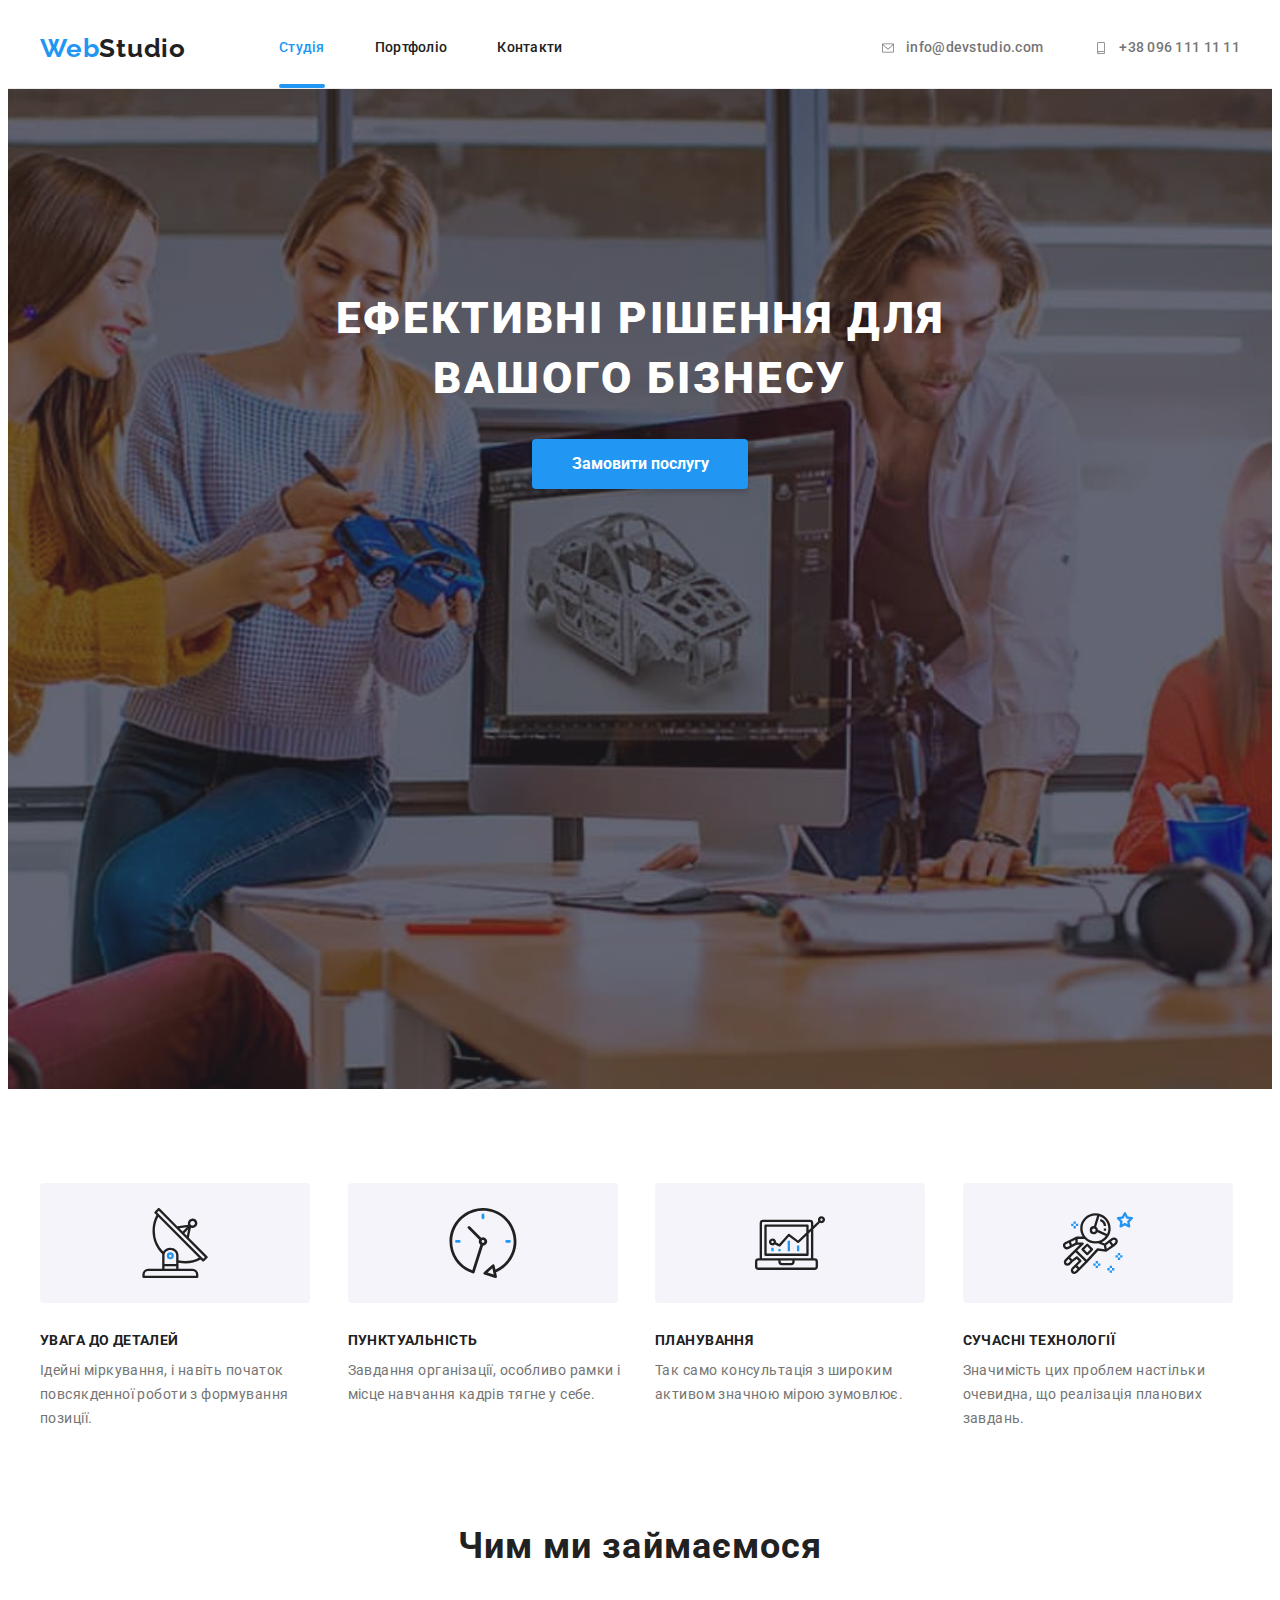
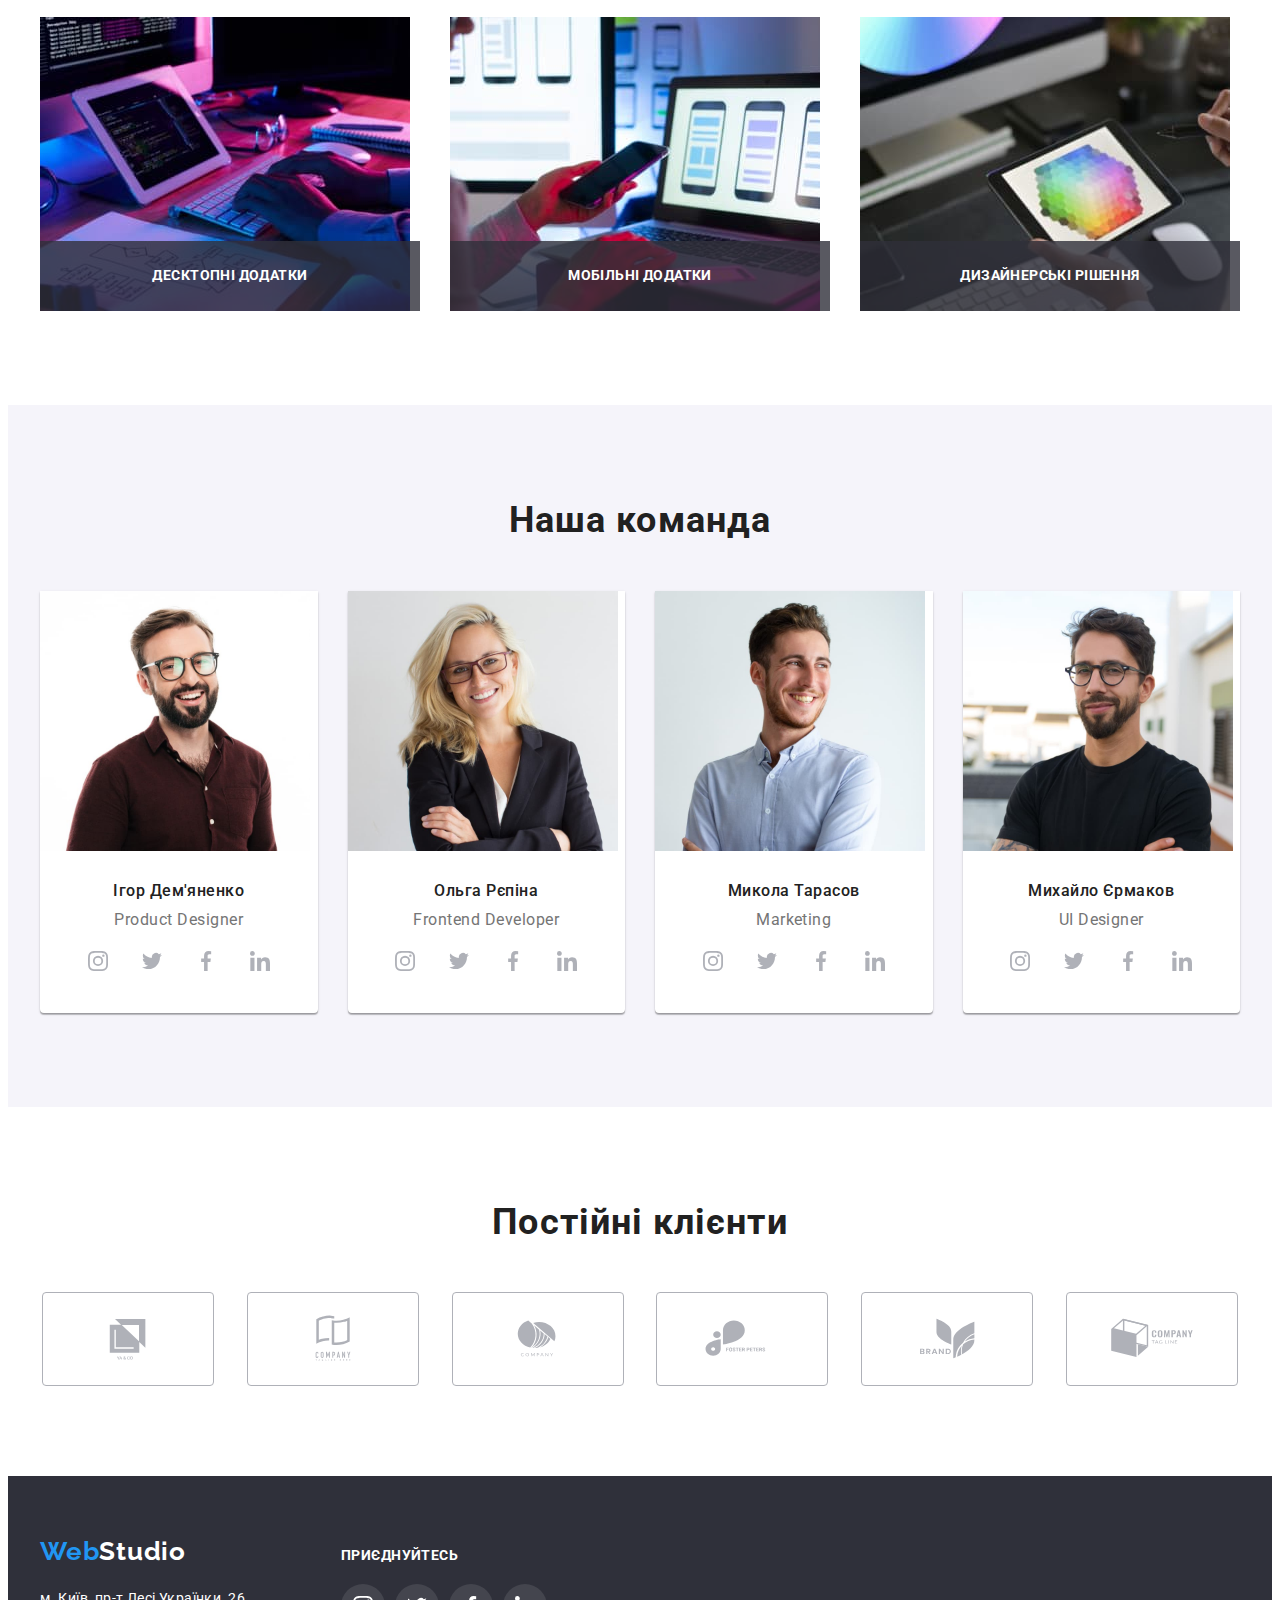
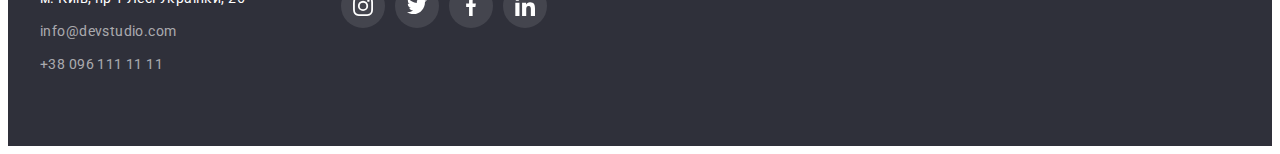
<file: index.html>
<!DOCTYPE html>
<html lang="uk">

<head>
  <meta charset="UTF-8" />
  <meta http-equiv="X-UA-Compatible" content="IE=edge" />
  <meta name="viewport" content="width=device-width, initial-scale=1.0" />
  <title>Document</title>
  <link rel="preconnect" href="https://fonts.googleapis.com" />
  <link rel="preconnect" href="https://fonts.gstatic.com" crossorigin />
  <link href="https://fonts.googleapis.com/css2?family=Raleway:wght@700&family=Roboto:wght@400;500;700;900&display=swap"
    rel="stylesheet" />
  <link rel="stylesheet" href="https://cdnjs.cloudflare.com/ajax/libs/modern-normalize/1.1.0/modern-normalize.min.css"
    integrity="sha512-wpPYUAdjBVSE4KJnH1VR1HeZfpl1ub8YT/NKx4PuQ5NmX2tKuGu6U/JRp5y+Y8XG2tV+wKQpNHVUX03MfMFn9Q=="
    crossorigin="anonymous" referrerpolicy="no-referrer" />
  <link rel="stylesheet" href="./css/styles.css" />
</head>

<body>
  <!--Header-->
  <header class="header">
    <div class="container header-navigation">
      <nav class="navigation header-navigation">
        <a class="logo link" href="./index.html">Web<span>Studio</span></a>

        <ul class="header-list list">
          <li class="list-item">
            <a class="header-item link current" href="./index.html">Студія</a>
          </li>
          <li class="list-item">
            <a class="header-item link" href="./portfolio.html">Портфоліо</a>
          </li>
          <li class="list-item"><a class="header-item link" href="#">Контакти</a></li>
        </ul>
      </nav>
      <ul class="header-adress list">
        <li class="list-item">
          <a class="adress-item link" href="mailto:info@devstudio.com"><svg class="icon-contact" width="16" height="12">
              <use href="./images/symbol-defs.svg#icon-mail"></use>
            </svg>info@devstudio.com</a>
        </li>
        <li class="list-item">
          <a class="adress-item link" href="tel:+380961111111"><svg class="icon-contact" width="16" height="12">
              <use href="./images/symbol-defs.svg#icon-smartphone"></use>
            </svg>+38 096 111 11 11</a>
        </li>
      </ul>
    </div>
  </header>

  <main>
    <!--Heroes-->
    <section class="heroes">
      <div class="container">
        <h1 class="heroes-titel">Ефективні рішення для вашого бізнесу</h1>
        <button class="heroes-button" type="button" data-modal-open>Замовити послугу</button>
        <div class="backdrop is-hidden" data-modal>
          <div class="modal">
            <button class="modal-button" type="button" data-modal-close>
              <svg class="modal-icon" width="18" height="18">
                <use href="./images/symbol-defs.svg#icon-close-modal"></use>
              </svg>
            </button>
          </div>
        </div>
      </div>
    </section>

    <!--Feature-->
    <section class="feature">
      <div class="container">
        <h2 class="visually-hidden">Особливості</h2>
        <ul class="feature-list list">
          <li class="feature-item">
            <div class="wraper-icon">
              <svg class="feature-icon" width="70" height="70">
                <use href="./images/symbol-defs.svg#icon-antenna"></use>
              </svg>
            </div>
            <h3 class="feature-titel">увага до деталей</h3>
            <p class="feature-text">
              Ідейні міркування, і навіть початок повсякденної роботи з формування позиції.
            </p>
          </li>
          <li class="feature-item">
            <div class="wraper-icon">
              <svg class="feature-icon" width="70" height="70">
                <use href="./images/symbol-defs.svg#icon-clock"></use>
              </svg>
            </div>
            <h3 class="feature-titel">пунктуальність</h3>
            <p class="feature-text">
              Завдання організації, особливо рамки і місце навчання кадрів тягне у себе.
            </p>
          </li>
          <li class="feature-item">
            <div class="wraper-icon">
              <svg class="feature-icon" width="70" height="70">
                <use href="./images/symbol-defs.svg#icon-diagram"></use>
              </svg>
            </div>
            <h3 class="feature-titel">планування</h3>
            <p class="feature-text">
              Так само консультація з широким активом значною мірою зумовлює.
            </p>
          </li>
          <li class="feature-item">
            <div class="wraper-icon">
              <svg class="feature-icon" width="70" height="70">
                <use href="./images/symbol-defs.svg#icon-astronaut"></use>
              </svg>
            </div>
            <h3 class="feature-titel">сучасні технології</h3>
            <p class="feature-text">
              Значимість цих проблем настільки очевидна, що реалізація планових завдань.
            </p>
          </li>
        </ul>
      </div>
    </section>

    <!--Activities-->
    <section class="activities">
      <div class="container">
        <h2 class="activities-titel">Чим ми займаємося</h2>
        <ul class="activities-list list">
          <li class="activities-list-item">
            <div class="thumb">
              <img class="activities-item" src="./images/work-on-laptop.jpg"
                alt="людина набирає на клавіатурі, на моніторі зображено код" width="370" />
              <h3 class="activities-subtitel">Десктопні додатки</h3>
            </div>
          </li>
          <li class="activities-list-item">
            <div class="thumb">
              <img class="activities-item" src="./images/notebook-and-tel.jpg"
                alt="людина тримає телефон на моніторі зображення розмітки на телефон" width="370" />
              <h3 class="activities-subtitel">Мобільні додатки</h3>
            </div>
          </li>
          <li class="activities-list-item">
            <div class="thumb">
              <img class="activities-item" src="./images/laptop-and-mause.jpg"
                alt="на планшеті зображено колірну палітру" width="370" />
              <h3 class="activities-subtitel">Дизайнерські рішення</h3>
            </div>
          </li>
        </ul>
      </div>
    </section>

    <!--Our team-->
    <section class="team">
      <div class="container">
        <h2 class="team-titel">Наша команда</h2>
        <ul class="team-list list">
          <li class="team-list-item">
            <img class="team-image" src="./images/team/product-designer.jpg" alt="продакт дизайнер" width="270" />
            <h3 class="team-undertitel">Ігор Дем'яненко</h3>
            <p class="team-text">Product Designer</p>
            <ul class="team-soc-list list">
              <li class="team-soc-item">
                <a href="" class="team-soc-link"><svg class="team-icon" width="20" height="20">
                    <use href="./images/symbol-defs.svg#icon-instagram"></use>
                  </svg>
                </a>
              </li>
              <li class="team-soc-item">
                <a href="" class="team-soc-link"><svg class="team-icon" width="20" height="20">
                    <use href="./images/symbol-defs.svg#icon-twitter"></use>
                  </svg></a>
              </li>
              <li class="team-soc-item">
                <a href="" class="team-soc-link"><svg class="team-icon" width="20" height="20">
                    <use href="./images/symbol-defs.svg#icon-facebook"></use>
                  </svg></a>
              </li>
              <li class="team-soc-item">
                <a href="" class="team-soc-link"><svg class="team-icon" width="20" height="20">
                    <use href="./images/symbol-defs.svg#icon-linkedin"></use>
                  </svg></a>
              </li>
            </ul>
          </li>
          <li class="team-list-item">
            <img class="team-image" src="./images/team/frontend-developer.jpg" alt="фронтенд розробник" width="270" />
            <h3 class="team-undertitel">Ольга Рєпіна</h3>
            <p class="team-text">Frontend Developer</p>
            <ul class="team-soc-list list">
              <li class="team-soc-item">
                <a href="" class="team-soc-link"><svg class="team-icon" width="20" height="20">
                    <use href="./images/symbol-defs.svg#icon-instagram"></use>
                  </svg>
                </a>
              </li>
              <li class="team-soc-item">
                <a href="" class="team-soc-link"><svg class="team-icon" width="20" height="20">
                    <use href="./images/symbol-defs.svg#icon-twitter"></use>
                  </svg></a>
              </li>
              <li class="team-soc-item">
                <a href="" class="team-soc-link"><svg class="team-icon" width="20" height="20">
                    <use href="./images/symbol-defs.svg#icon-facebook"></use>
                  </svg></a>
              </li>
              <li class="team-soc-item">
                <a href="" class="team-soc-link"><svg class="team-icon" width="20" height="20">
                    <use href="./images/symbol-defs.svg#icon-linkedin"></use>
                  </svg></a>
              </li>
            </ul>
          </li>
          <li class="team-list-item">
            <img class="team-image" src="./images/team/marketing.jpg" alt="маркетолог" width="270" />
            <h3 class="team-undertitel">Микола Тарасов</h3>
            <p class="team-text">Marketing</p>
            <ul class="team-soc-list list">
              <li class="team-soc-item">
                <a href="" class="team-soc-link"><svg class="team-icon" width="20" height="20">
                    <use href="./images/symbol-defs.svg#icon-instagram"></use>
                  </svg>
                </a>
              </li>
              <li class="team-soc-item">
                <a href="" class="team-soc-link"><svg class="team-icon" width="20" height="20">
                    <use href="./images/symbol-defs.svg#icon-twitter"></use>
                  </svg></a>
              </li>
              <li class="team-soc-item">
                <a href="" class="team-soc-link"><svg class="team-icon" width="20" height="20">
                    <use href="./images/symbol-defs.svg#icon-facebook"></use>
                  </svg></a>
              </li>
              <li class="team-soc-item">
                <a href="" class="team-soc-link"><svg class="team-icon" width="20" height="20" fill="black">
                    <use href="./images/symbol-defs.svg#icon-linkedin"></use>
                  </svg></a>
              </li>
            </ul>
          </li>
          <li class="team-list-item">
            <img class="team-image" src="./images/team/uI-designer.jpg" alt="UI-дизайнер" width="270" />
            <h3 class="team-undertitel">Михайло Єрмаков</h3>
            <p class="team-text">UI Designer</p>
            <ul class="team-soc-list list">
              <li class="team-soc-item">
                <a href="" class="team-soc-link"><svg class="team-icon" width="20" height="20">
                    <use href="./images/symbol-defs.svg#icon-instagram"></use>
                  </svg>
                </a>
              </li>
              <li class="team-soc-item">
                <a href="" class="team-soc-link"><svg class="team-icon" width="20" height="20">
                    <use href="./images/symbol-defs.svg#icon-twitter"></use>
                  </svg></a>
              </li>
              <li class="team-soc-item">
                <a href="" class="team-soc-link"><svg class="team-icon" width="20" height="20">
                    <use href="./images/symbol-defs.svg#icon-facebook"></use>
                  </svg></a>
              </li>
              <li class="team-soc-item">
                <a href="" class="team-soc-link"><svg class="team-icon" width="20" height="20">
                    <use href="./images/symbol-defs.svg#icon-linkedin"></use>
                  </svg></a>
              </li>
            </ul>
          </li>
        </ul>
      </div>
    </section>

    <!-- Clients -->
    <section class="clients">
      <div class="container">
        <h2 class="titel-clients">Постійні клієнти</h2>
        <ul class="clients-list list">
          <li class="clients-list-item">
            <a class="clients-link" href=""><svg class="clients-icon" width="170" height="92">
                <use href="./images/symbol-defs.svg#icon-Logo0"></use>
              </svg></a>
          </li>
          <li class="clients-list-item">
            <a class="clients-link" href=""><svg class="clients-icon" width="170" height="92">
                <use href="./images/symbol-defs.svg#icon-Logo1"></use>
              </svg></a>
          </li>
          <li class="clients-list-item">
            <a class="clients-link" href=""><svg class="clients-icon" width="170" height="92">
                <use href="./images/symbol-defs.svg#icon-Logo2"></use>
              </svg></a>
          </li>
          <li class="clients-list-item">
            <a class="clients-link" href=""><svg class="clients-icon" width="170" height="92">
                <use href="./images/symbol-defs.svg#icon-Logo3"></use>
              </svg></a>
          </li>
          <li class="clients-list-item">
            <a class="clients-link" href=""><svg class="clients-icon" width="170" height="92">
                <use href="./images/symbol-defs.svg#icon-Logo4"></use>
              </svg></a>
          </li>
          <li class="clients-list-item">
            <a class="clients-link" href=""><svg class="clients-icon" width="170" height="92">
                <use href="./images/symbol-defs.svg#icon-Logo5"></use>
              </svg></a>
          </li>
        </ul>
      </div>
    </section>
  </main>

  <!--Footer-->
  <footer class="footer">
    <div class="container">
      <div class="wraper-footer-content">
        <div class="wraper-footer-list">
          <a href="./index.html" class="logo link footer">Web<span>Studio</span></a>
          <address class="footer-adress">
            <ul class="list">
              <li>
                <a class="footer-link link" href="https://goo.gl/maps/mQ2EMZRai4qMG1Mf6" target="_blank"
                  rel="noopener noreferrer nofollow">м. Київ, пр-т Лесі Українки, 26
                </a>
              </li>
              <li>
                <a class="footer-link link adress-link" href="mailto:info@devstudio.com">info@devstudio.com</a>
              </li>
              <li>
                <a class="footer-link link adress-link" href="tel:+380961111111">+38 096 111 11 11</a>
              </li>
            </ul>
          </address>
        </div>

        <div class="wraper-footer-soc-list">
          <p class="footer-text">приєднуйтесь</p>
          <ul class="footer-list list">
            <li>
              <a href="" class="footer-soc-link"><svg class="footer-icon" width="20" height="20">
                  <use href="./images/symbol-defs.svg#icon-instagram"></use>
                </svg></a>
            </li>
            <li>
              <a href="" class="footer-soc-link"><svg class="footer-icon" width="20" height="20">
                  <use href="./images/symbol-defs.svg#icon-twitter"></use>
                </svg></a>
            </li>
            <li>
              <a href="" class="footer-soc-link"><svg class="footer-icon" width="20" height="20">
                  <use href="./images/symbol-defs.svg#icon-facebook"></use>
                </svg></a>
            </li>
            <li>
              <a href="" class="footer-soc-link"><svg class="footer-icon" width="20" height="20">
                  <use href="./images/symbol-defs.svg#icon-linkedin"></use>
                </svg></a>
            </li>
          </ul>
        </div>
      </div>
    </div>
  </footer>

  <script src="./js/modal.js"></script>
</body>

</html>
</file>
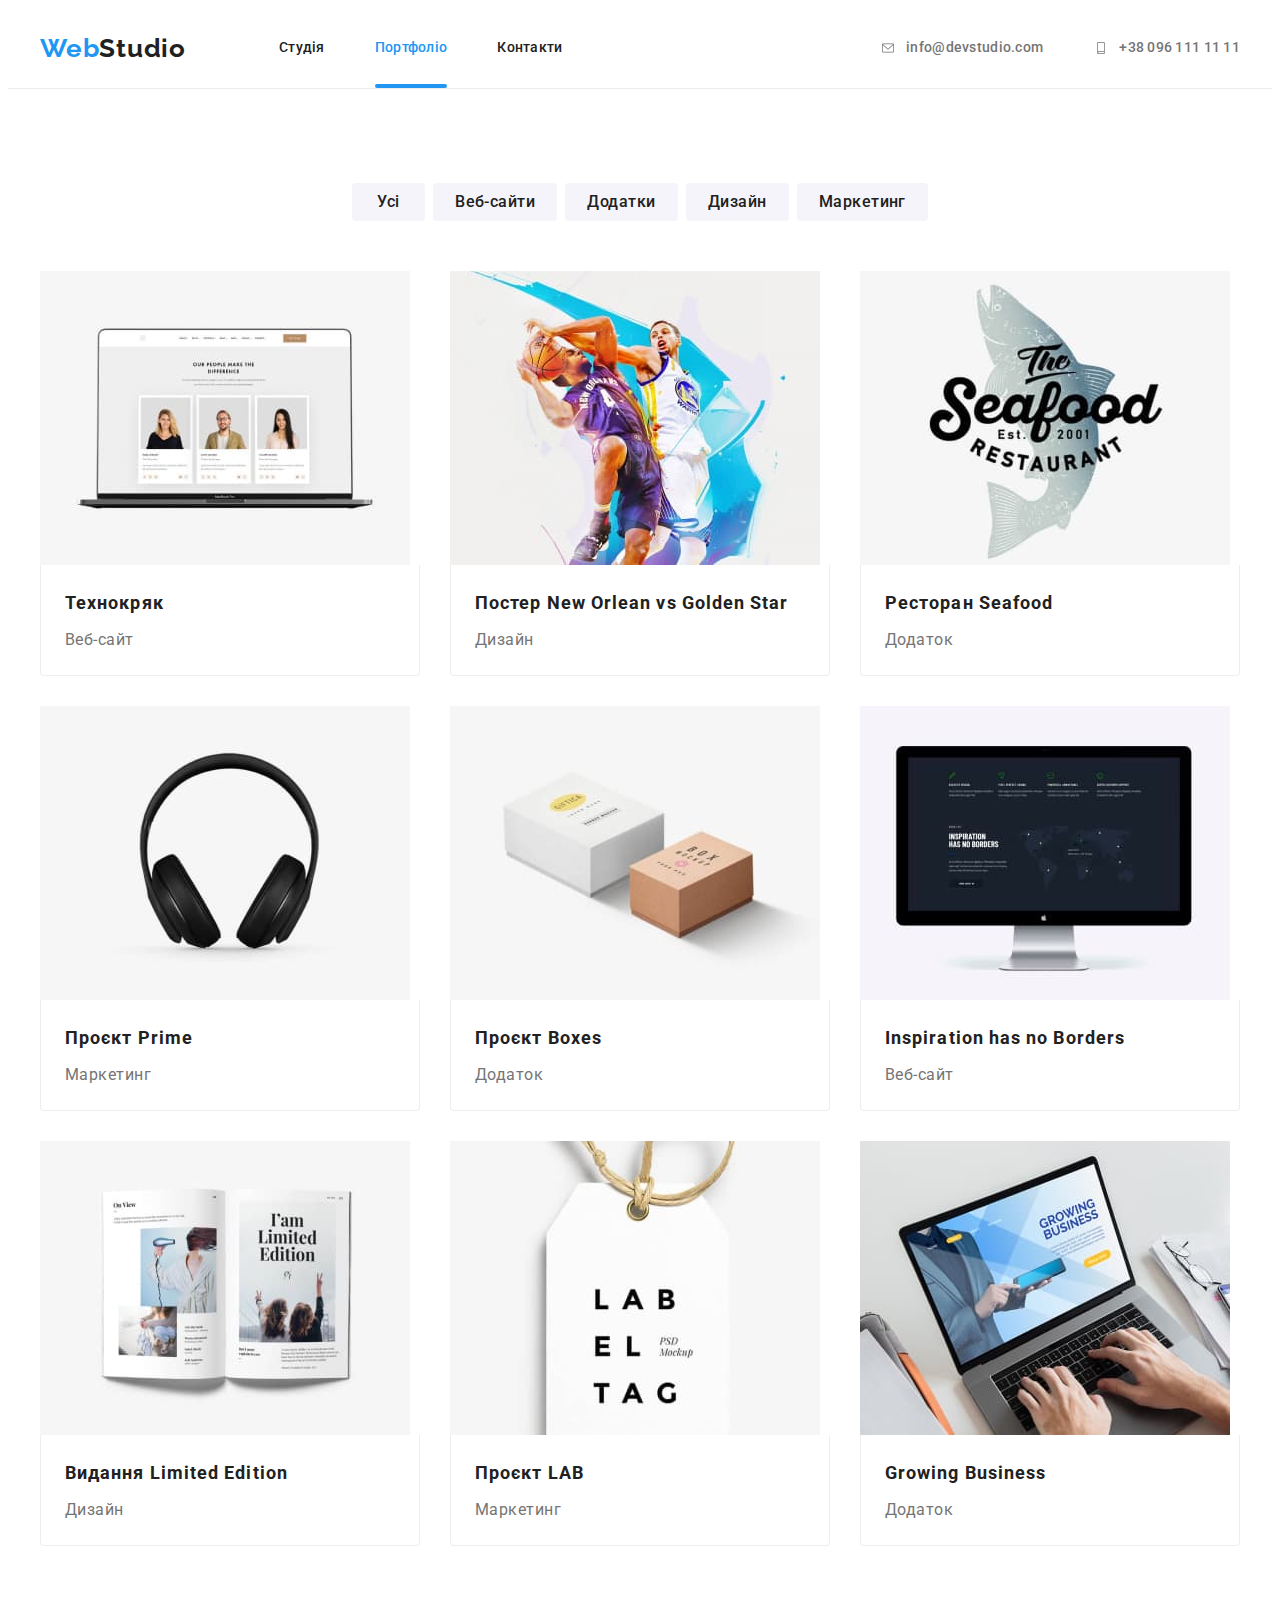
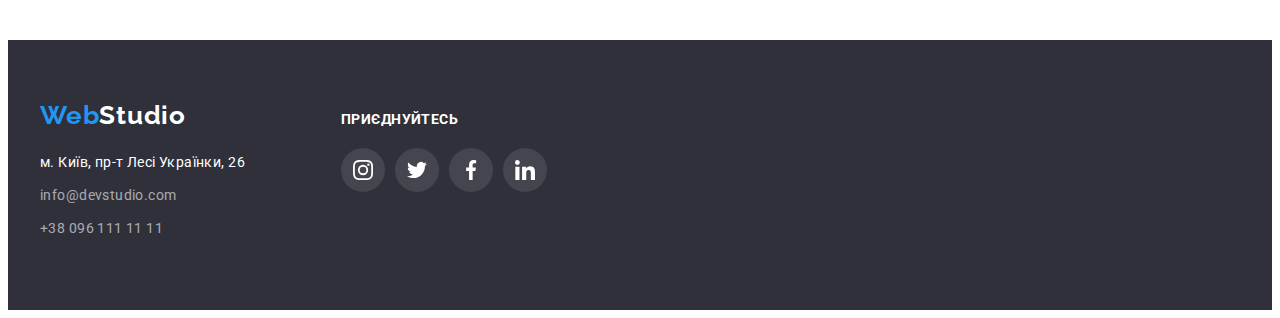
<file: portfolio.html>
<!DOCTYPE html>
<html lang="uk">

<head>
    <meta charset="UTF-8" />
    <meta http-equiv="X-UA-Compatible" content="IE=edge" />
    <meta name="viewport" content="width=device-width, initial-scale=1.0" />
    <title>Portfolio</title>
    <link rel="preconnect" href="https://fonts.googleapis.com" />
    <link rel="preconnect" href="https://fonts.gstatic.com" crossorigin />
    <link
        href="https://fonts.googleapis.com/css2?family=Raleway:wght@700&family=Roboto:wght@400;500;700;900&display=swap"
        rel="stylesheet" />
    <link rel="stylesheet" href="https://cdnjs.cloudflare.com/ajax/libs/modern-normalize/1.1.0/modern-normalize.min.css"
        integrity="sha512-wpPYUAdjBVSE4KJnH1VR1HeZfpl1ub8YT/NKx4PuQ5NmX2tKuGu6U/JRp5y+Y8XG2tV+wKQpNHVUX03MfMFn9Q=="
        crossorigin="anonymous" referrerpolicy="no-referrer" />
    <link rel="stylesheet" href="./css/styles.css" />
</head>

<body>
    <!--Header-->
    <header class="header">
        <div class="container header-navigation">
            <nav class="navigation header-navigation">
                <a class="logo link" href="./index.html">Web<span>Studio</span></a>

                <ul class="header-list list">
                    <li class="list-item">
                        <a class="header-item link" href="./index.html">Студія</a>
                    </li>
                    <li class="list-item">
                        <a class="header-item link current" href="./portfolio.html">Портфоліо</a>
                    </li>
                    <li class="list-item"><a class="header-item link" href="#">Контакти</a></li>
                </ul>
            </nav>
            <ul class="header-adress list">
                <li class="list-item">
                    <a class="adress-item link" href="mailto:info@devstudio.com"><svg class="icon-contact" width="16"
                            height="12">
                            <use href="./images/symbol-defs.svg#icon-mail"></use>
                        </svg>info@devstudio.com</a>
                </li>
                <li class="list-item">
                    <a class="adress-item link" href="tel:+380961111111"><svg class="icon-contact" width="16"
                            height="12">
                            <use href="./images/symbol-defs.svg#icon-smartphone"></use>
                        </svg>+38 096 111 11 11</a>
                </li>
            </ul>
        </div>
    </header>

    <main>
        <!-- Project -->
        <section class="project">
            <div class="container">
                <h1 class="visually-hidden">Портфоліо</h1>
                <ul class="project-button-list list">
                    <li class="filter-list-item">
                        <button class="project-button" type="button">Усі</button>
                    </li>
                    <li class="filter-list-item">
                        <button class="project-button" type="button">Веб-сайти</button>
                    </li>
                    <li class="filter-list-item">
                        <button class="project-button" type="button">Додатки</button>
                    </li>
                    <li class="filter-list-item">
                        <button class="project-button" type="button">Дизайн</button>
                    </li>
                    <li class="filter-list-item">
                        <button class="project-button" type="button">Маркетинг</button>
                    </li>
                </ul>

                <ul class="project-list list">
                    <li class="item-project">
                        <a class="project-link link" href="#">
                            <div class="project-thumb">
                                <img class="project-imege" src="./images/project/project1.jpg" alt="прев'ю проекту"
                                    width="370" height="294" />
                                <div class="overlay">
                                    <p class="overlay-text">
                                        Ресурс пропонує комплексні пропозиції з різним рівнем функціоналу та сервісів.
                                        Все це дозволить відвідувачу отримати вичерпні відомості про компанію чи
                                        приватну особу.
                                    </p>
                                </div>
                            </div>

                            <div class="list-wraper">
                                <h2 class="project-titel">Технокряк</h2>
                                <p class="project-text">Веб-сайт</p>
                            </div>
                        </a>
                    </li>
                    <li class="item-project">
                        <a class="project-link link" href="#">
                            <div class="project-thumb">
                                <img class="project-imege" src="./images/project/project2.jpg" alt="прев'ю проекту"
                                    width="370" height="294" />
                                <div class="overlay">
                                    <p class="overlay-text">
                                        Ресурс пропонує комплексні пропозиції з різним рівнем функціоналу та сервісів.
                                        Все це дозволить відвідувачу отримати вичерпні відомості про компанію чи
                                        приватну особу.
                                    </p>
                                </div>
                            </div>

                            <div class="list-wraper">
                                <h2 class="project-titel">
                                    Постер <span lang="en">New Orlean vs Golden Star</span>
                                </h2>
                                <p class="project-text">Дизайн</p>
                            </div>
                        </a>
                    </li>
                    <li class="item-project">
                        <a class="project-link link" href="#">
                            <div class="project-thumb">
                                <img class="project-imege" src="./images/project/project3.jpg" alt="прев'ю проекту"
                                    width="370" height="294" />
                                <div class="overlay">
                                    <p class="overlay-text">
                                        Ресурс пропонує комплексні пропозиції з різним рівнем функціоналу та сервісів.
                                        Все це дозволить відвідувачу отримати вичерпні відомості про компанію чи
                                        приватну особу.
                                    </p>
                                </div>
                            </div>

                            <div class="list-wraper">
                                <h2 class="project-titel">Ресторан <span lang="en">Seafood</span></h2>
                                <p class="project-text">Додаток</p>
                            </div>
                        </a>
                    </li>
                    <li class="item-project">
                        <a class="project-link link" href="#">
                            <div class="project-thumb">
                                <img class="project-imege" src="./images/project/project4.jpg" alt="прев'ю проекту"
                                    width="370" height="294" />
                                <div class="overlay">
                                    <p class="overlay-text">
                                        Ресурс пропонує комплексні пропозиції з різним рівнем функціоналу та сервісів.
                                        Все це дозволить відвідувачу отримати вичерпні відомості про компанію чи
                                        приватну особу.
                                    </p>
                                </div>
                            </div>

                            <div class="list-wraper">
                                <h2 class="project-titel">Проєкт <span lang="en">Prime</span></h2>
                                <p class="project-text">Маркетинг</p>
                            </div>
                        </a>
                    </li>
                    <li class="item-project">
                        <a class="project-link link" href="#">
                            <div class="project-thumb">
                                <img class="project-imege" src="./images/project/project5.jpg" alt="прев'ю проекту"
                                    width="370" height="294" />
                                <div class="overlay">
                                    <p class="overlay-text">
                                        Ресурс пропонує комплексні пропозиції з різним рівнем функціоналу та сервісів.
                                        Все це дозволить відвідувачу отримати вичерпні відомості про компанію чи
                                        приватну особу.
                                    </p>
                                </div>
                            </div>

                            <div class="list-wraper">
                                <h2 class="project-titel">Проєкт <span lang="en">Boxes</span></h2>
                                <p class="project-text">Додаток</p>
                            </div>
                        </a>
                    </li>
                    <li class="item-project">
                        <a class="project-link link" href="#">
                            <div class="project-thumb">
                                <img class="project-imege" src="./images/project/project6.jpg" alt="прев'ю проекту"
                                    width="370" height="294" />
                                <div class="overlay">
                                    <p class="overlay-text">
                                        Ресурс пропонує комплексні пропозиції з різним рівнем функціоналу та сервісів.
                                        Все це дозволить відвідувачу отримати вичерпні відомості про компанію чи
                                        приватну особу.
                                    </p>
                                </div>
                            </div>

                            <div class="list-wraper">
                                <h2 class="project-titel" lang="en">Inspiration has no Borders</h2>
                                <p class="project-text">Веб-сайт</p>
                            </div>
                        </a>
                    </li>
                    <li class="item-project">
                        <a class="project-link link" href="#">
                            <div class="project-thumb">
                                <img class="project-imege" src="./images/project/project7.jpg" alt="прев'ю проекту"
                                    width="370" height="294" />
                                <div class="overlay">
                                    <p class="overlay-text">
                                        Ресурс пропонує комплексні пропозиції з різним рівнем функціоналу та сервісів.
                                        Все це дозволить відвідувачу отримати вичерпні відомості про компанію чи
                                        приватну особу.
                                    </p>
                                </div>
                            </div>

                            <div class="list-wraper">
                                <h2 class="project-titel">Видання <span lang="en">Limited Edition</span></h2>
                                <p class="project-text">Дизайн</p>
                            </div>
                        </a>
                    </li>
                    <li class="item-project">
                        <a class="project-link link" href="#">
                            <div class="project-thumb">
                                <img class="project-imege" src="./images/project/project8.jpg" alt="прев'ю проекту"
                                    width="370" height="294" />
                                <div class="overlay">
                                    <p class="overlay-text">
                                        Ресурс пропонує комплексні пропозиції з різним рівнем функціоналу та сервісів.
                                        Все це дозволить відвідувачу отримати вичерпні відомості про компанію чи
                                        приватну особу.
                                    </p>
                                </div>
                            </div>

                            <div class="list-wraper">
                                <h2 class="project-titel">Проєкт <span lang="en">LAB</span></h2>
                                <p class="project-text">Маркетинг</p>
                            </div>
                        </a>
                    </li>
                    <li class="item-project">
                        <a class="project-link link" href="#">
                            <div class="project-thumb">
                                <img class="project-imege" src="./images/project/project9.jpg" alt="прев'ю проекту"
                                    width="370" height="294" />
                                <div class="overlay">
                                    <p class="overlay-text">
                                        Ресурс пропонує комплексні пропозиції з різним рівнем функціоналу та сервісів.
                                        Все це дозволить відвідувачу отримати вичерпні відомості про компанію чи
                                        приватну особу.
                                    </p>
                                </div>
                            </div>

                            <div class="list-wraper">
                                <h2 class="project-titel" lang="en">Growing Business</h2>
                                <p class="project-text">Додаток</p>
                            </div>
                        </a>
                    </li>
                </ul>
            </div>
        </section>
    </main>

    <!--Footer-->
    <footer class="footer">
        <div class="container">
            <div class="wraper-footer-content">
                <div class="wraper-footer-list">
                    <a href="./index.html" class="logo link footer">Web<span>Studio</span></a>
                    <address class="footer-adress">
                        <ul class="list">
                            <li>
                                <a class="footer-link link" href="https://goo.gl/maps/mQ2EMZRai4qMG1Mf6" target="_blank"
                                    rel="noopener noreferrer nofollow">м. Київ, пр-т Лесі Українки, 26
                                </a>
                            </li>
                            <li>
                                <a class="footer-link link adress-link"
                                    href="mailto:info@devstudio.com">info@devstudio.com</a>
                            </li>
                            <li>
                                <a class="footer-link link adress-link" href="tel:+380961111111">+38 096 111 11 11</a>
                            </li>
                        </ul>
                    </address>
                </div>

                <div class="wraper-footer-soc-list">
                    <p class="footer-text">приєднуйтесь</p>
                    <ul class="footer-list list">
                        <li>
                            <a href="" class="footer-soc-link"><svg class="footer-icon" width="20" height="20">
                                    <use href="./images/symbol-defs.svg#icon-instagram-footer"></use>
                                </svg></a>
                        </li>
                        <li>
                            <a href="" class="footer-soc-link"><svg class="footer-icon" width="20" height="20">
                                    <use href="./images/symbol-defs.svg#icon-twitter-footer"></use>
                                </svg></a>
                        </li>
                        <li>
                            <a href="" class="footer-soc-link"><svg class="footer-icon" width="20" height="20">
                                    <use href="./images/symbol-defs.svg#icon-facebook-footer"></use>
                                </svg></a>
                        </li>
                        <li>
                            <a href="" class="footer-soc-link"><svg class="footer-icon" width="20" height="20">
                                    <use href="./images/symbol-defs.svg#icon-linkedin-footer"></use>
                                </svg></a>
                        </li>
                    </ul>
                </div>
            </div>
        </div>
    </footer>
</body>

</html>
</file>
<file: css/styles.css>
:root {
  --main-color-titel: #212121;
  --main-color-text: #757575;
  --color-blue: #2196f3;
  --color-white: #ffffff;
  --color-activ-button: #188ce8;
  --color-background-heroes: #2f303a;
  --color-background-our-team: #f5f4fa;
  --color-border: #eeeeee;
  --color-backgraund-link: rgba(255, 255, 255, 0.6);
  --color-border-head: #ececec;
}

body {
  font-family: 'Roboto', sans-serif;
  background-color: var(--color-white);
  color: var(--main-color-text);
}

.container {
  margin-left: auto;
  margin-right: auto;
  width: 1200px;
  padding-left: 15px;
  padding-right: 15px;
  /* outline: 2px solid red; */
}

.link {
  text-decoration: none;
  font-style: normal;
}

.list {
  list-style: none;
  margin: 0;
  padding: 0;
}

.visually-hidden {
  position: absolute;
  width: 1px;
  height: 1px;
  margin: -1px;
  border: 0;
  padding: 0;
  white-space: nowrap;
  clip-path: inset(100%);
  clip: rect(0 0 0 0);
  overflow: hidden;
}

h1,
h2,
h3,
h4,
h5,
h6,
p {
  margin: 0;
  padding: 0;
}

/* HEADER */
.header {
  border-bottom: 1px solid var(--color-border-head);
}

.header-navigation {
  display: flex;
  align-items: center;
}

.logo {
  margin-right: 93px;

  font-family: 'Raleway', sans-serif;
  font-weight: 700;
  font-size: 26px;
  line-height: 1.19;
  letter-spacing: 0.03em;
  color: var(--color-blue);
}

.logo > span {
  color: var(--main-color-titel);
}

.header-list {
  display: flex;
}

.header-list > .list-item:not(:last-child) {
  margin-right: 50px;
}

.header-item {
  position: relative;
  display: block;
  padding-top: 32px;
  padding-bottom: 32px;

  font-weight: 500;
  font-size: 14px;
  line-height: 1.14;
  letter-spacing: 0.02em;
  color: var(--main-color-titel);

  transition: color 250ms cubic-bezier(0.4, 0, 0.2, 1);
}

.header-item.current {
  color: var(--color-blue);
}

.header-item.current::after {
  content: '';
  display: block;

  position: absolute;
  left: 0;
  bottom: 0;

  width: 100%;
  height: 4px;
  border-radius: 2px;
  background-color: var(--color-blue);
}

.header-item:hover,
.header-item:focus {
  color: var(--color-blue);
}

.header-adress {
  display: flex;
  margin-left: auto;
}

.header-adress > .list-item:not(:last-child) {
  margin-right: 50px;
}

.adress-item {
  display: flex;
  align-items: center;
  padding-top: 32px;
  padding-bottom: 32px;

  font-weight: 500;
  font-size: 14px;
  line-height: 1.14;
  letter-spacing: 0.02em;
  color: var(--main-color-text);

  transition: color 250ms cubic-bezier(0.4, 0, 0.2, 1);
}

.icon-contact {
  margin-right: 10px;
  fill: var(--main-color-text);

  transition: fill 250ms cubic-bezier(0.4, 0, 0.2, 1);
}

.adress-item:hover,
.adress-item:focus {
  color: var(--color-blue);
}

.adress-item:hover > .icon-contact,
.adress-item:focus > .icon-contact {
  fill: var(--color-blue);
}

/* Heroes */
.heroes {
  padding-top: 200px;
  padding-bottom: 200px;
  text-align: center;

  max-width: 1600px;
  min-height: 600px;
  margin-left: auto;
  margin-right: auto;
  background-image: linear-gradient(rgba(47, 48, 58, 0.4), rgba(47, 48, 58, 0.4)),
    url(../images/heroes-background.jpg);
  background-repeat: no-repeat;
  background-position: center;
  background-size: cover;
  background-color: var(--color-background-heroes);
}

.heroes-titel {
  max-width: 696px;
  margin-bottom: 30px;
  margin-left: auto;
  margin-right: auto;

  font-weight: 900;
  font-size: 44px;
  line-height: 1.36;
  letter-spacing: 0.06em;
  text-transform: uppercase;
  color: var(--color-white);
}

.heroes-button {
  display: inline-block;
  background-color: var(--color-blue);
  box-shadow: 0px 4px 4px rgba(0, 0, 0, 0.15);
  border-radius: 4px;
  padding: 10px 32px;
  min-width: 216px;
  border: none;

  color: var(--color-white);
  font-family: inherit;
  font-weight: 700;
  font-size: 16px;
  line-height: 1.88;
  text-align: center;
  cursor: pointer;

  transition: background-color 250ms cubic-bezier(0.4, 0, 0.2, 1);
}

.heroes-button:hover {
  background-color: var(--color-activ-button);
}

.backdrop {
  position: fixed;
  z-index: 1;
  top: 0;
  left: 0;
  width: 100%;
  height: 100%;
  background-color: rgba(0, 0, 0, 0.2);

  opacity: 1;
  transition: opacity 250ms cubic-bezier(0.4, 0, 0.2, 1),
    visibility 250ms cubic-bezier(0.4, 0, 0.2, 1);
}

.modal {
  position: absolute;
  top: 50%;
  left: 50%;
  width: 528px;
  min-height: 581px;

  background-color: #ffffff;
  box-shadow: 0px 1px 3px rgba(0, 0, 0, 0.12), 0px 1px 1px rgba(0, 0, 0, 0.14),
    0px 2px 1px rgba(0, 0, 0, 0.2);
  border-radius: 4px;

  transform: translate(-50%, -50%) scale(1);

  transition: transform 250ms cubic-bezier(0.4, 0, 0.2, 1);
}

.backdrop.is-hidden .modal {
  transform: translate(-50%, -50%) scale(1.2);
}

.backdrop.is-hidden {
  opacity: 0;
  visibility: hidden;
  pointer-events: none;
}

.modal-button {
  position: absolute;
  top: 8px;
  right: 8px;
  display: flex;
  align-items: center;
  justify-content: center;

  width: 30px;
  height: 30px;
  border-radius: 50%;
  background-color: #ffffff;
  border: 1px solid rgba(0, 0, 0, 0.1);
  cursor: pointer;
}

/* Feature */
.feature {
  padding-top: 94px;
  padding-bottom: 94px;
}

.feature-list {
  display: flex;
  column-gap: 30px;
}

.feature-item {
  width: calc((100% - 3 * 30px) / 4);
}

.wraper-icon {
  display: flex;
  justify-content: center;
  align-items: center;
  width: 270px;
  height: 120px;
  background-color: var(--color-background-our-team);
  margin-bottom: 30px;
  border-radius: 4px;
}

.feature-icon {
  display: block;
}

.feature-titel {
  margin-bottom: 10px;

  font-weight: 700;
  font-size: 14px;
  line-height: 1.14;
  letter-spacing: 0.03em;
  text-transform: uppercase;
  color: var(--main-color-titel);
}

.feature-text {
  font-size: 14px;
  line-height: 1.71;
  letter-spacing: 0.03em;
}

/* Activities */
.activities {
  padding-bottom: 94px;
}

.activities-titel {
  margin-bottom: 50px;

  font-weight: 700;
  font-size: 36px;
  line-height: 1.17;
  text-align: center;
  letter-spacing: 0.03em;
  color: var(--main-color-titel);
}

.activities-list {
  display: flex;
  column-gap: 30px;
}

.activities-list-item {
  width: calc((100% - 2 * 30px) / 3);
}

.thumb {
  position: relative;
}

.activities-item {
  display: block;
}

.activities-subtitel {
  position: absolute;
  bottom: 0;
  left: 0;

  display: flex;
  align-items: center;
  justify-content: center;
  width: 100%;
  height: 70px;

  font-weight: 700;
  font-size: 14px;
  line-height: 1.14;
  text-align: center;
  letter-spacing: 0.03em;
  text-transform: uppercase;
  color: #ffffff;
  background: rgba(47, 48, 58, 0.8);
}

/* Our team */
.team {
  padding-top: 94px;
  padding-bottom: 94px;
  background-color: var(--color-background-our-team);
}

.team-list {
  display: flex;
  column-gap: 30px;
}

.team-list-item {
  padding-bottom: 30px;
  width: 270px;
  width: calc((100% - 3 * 30px) / 4);
  background-color: var(--color-white);

  box-shadow: 0px 1px 3px rgba(0, 0, 0, 0.12), 0px 1px 1px rgba(0, 0, 0, 0.14),
    0px 2px 1px rgba(0, 0, 0, 0.2);
  border-radius: 0px 0px 4px 4px;
}

.team-titel {
  margin-bottom: 50px;

  font-weight: 700;
  font-size: 36px;
  line-height: 1.17;
  text-align: center;
  letter-spacing: 0.03em;
  color: var(--main-color-titel);
}

.team-image {
  display: block;
  margin-bottom: 30px;
}

.team-undertitel {
  margin-bottom: 10px;

  font-weight: 500;
  font-size: 16px;
  line-height: 1.19;
  letter-spacing: 0.03em;
  text-align: center;
  color: var(--main-color-titel);
}

.team-text {
  display: block;
  margin-bottom: 10px;

  font-size: 16px;
  line-height: 1.19;
  letter-spacing: 0.03em;
  text-align: center;
}

.team-soc-list {
  display: flex;
  justify-content: center;
  gap: 10px;
}

.team-soc-link {
  width: 44px;
  height: 44px;
  border-radius: 50%;
  display: flex;
  align-items: center;
  justify-content: center;

  transition: background-color 250ms cubic-bezier(0.4, 0, 0.2, 1);
}

.team-soc-link:hover,
.team-soc-link:focus {
  background-color: var(--color-blue);
}

.team-icon {
  fill: #afb1b8;

  transition: fill 250ms cubic-bezier(0.4, 0, 0.2, 1);
}

.team-soc-link:hover > .team-icon,
.team-soc-link:focus > .team-icon {
  fill: #ffffff;
}

/* Clients */
.clients {
  padding-top: 94px;
  padding-bottom: 91px;
}

.titel-clients {
  font-weight: 700;
  font-size: 36px;
  line-height: 1.17;
  text-align: center;
  letter-spacing: 0.03em;
  color: var(--main-color-titel);
  margin-bottom: 50px;
}

.clients-list {
  display: flex;
  justify-content: center;
  gap: 30px;
}

.clients-list-item {
  display: flex;
  justify-content: center;
  align-items: center;

  width: calc((100% - 5 * 30px) / 6);
  height: 92px;
}

.clients-link {
  display: flex;
  justify-content: center;
  align-items: center;

  border: 1px solid #afb1b8;
  border-radius: 4px;

  transition: border-color 250ms cubic-bezier(0.4, 0, 0.2, 1);
}

.clients-icon {
  fill: #afb1b8;

  transition: fill 250ms cubic-bezier(0.4, 0, 0.2, 1);
}

.clients-link:hover,
.clients-link:focus {
  border: 1px solid var(--color-blue);
}

.clients-link:hover > .clients-icon,
.clients-link:focus > .clients-icon {
  fill: var(--color-blue);
}

/* Footer */
.footer {
  padding-top: 60px;
  padding-bottom: 60px;

  background: var(--color-background-heroes);
}

.wraper-footer-content {
  display: flex;
  align-items: baseline;
}

.logo.footer {
  display: inline-block;
  padding: 0;
  margin-bottom: 20px;
  margin-right: 0;
}

.logo.footer > span {
  color: var(--color-white);
}

.footer-adress {
  min-width: 231px;
}

.footer-link {
  display: inline-block;
  margin-bottom: 9px;

  font-size: 14px;
  line-height: 1.71;
  letter-spacing: 0.03em;
  color: var(--color-white);

  transition: color 250ms cubic-bezier(0.4, 0, 0.2, 1);
}

.footer-link:hover,
.footer-link:focus {
  color: var(--color-blue);
}

.adress-link {
  color: var(--color-backgraund-link);
}

.wraper-footer-soc-list {
  margin-left: 70px;
}

.footer-text {
  font-weight: 700;
  font-size: 14px;
  line-height: 1.14;
  letter-spacing: 0.03em;
  text-transform: uppercase;
  margin-bottom: 20px;

  color: #ffffff;
}

.footer-list {
  display: flex;
  gap: 10px;
}
.footer-soc-link {
  width: 44px;
  height: 44px;
  background-color: rgba(255, 255, 255, 0.1);
  border-radius: 50%;
  display: flex;
  justify-content: center;
  align-items: center;

  transition: background-color 250ms cubic-bezier(0.4, 0, 0.2, 1);
}

.footer-icon {
  fill: var(--color-white);
}

.footer-soc-link:hover,
.footer-soc-link:focus {
  background-color: var(--color-blue);
}

/*------------------------------------------- Project */
.project {
  padding-top: 94px;
  padding-bottom: 94px;
}

.project-button-list {
  display: flex;
  margin-bottom: 50px;
  justify-content: center;
}

.filter-list-item:not(:last-child) {
  margin-right: 8px;
}

.project-button {
  display: inline-block;
  padding: 6px 22px;
  min-width: 73px;

  font-family: inherit;
  font-weight: 500;
  font-size: 16px;
  line-height: 1.63;
  text-align: center;
  letter-spacing: 0.03em;
  color: var(--main-color-titel);
  cursor: pointer;

  background: var(--color-background-our-team);
  border: none;
  border-radius: 4px;

  transition: background-color 250ms cubic-bezier(0.4, 0, 0.2, 1),
    color 250ms cubic-bezier(0.4, 0, 0.2, 1), box-shadow 250ms cubic-bezier(0.4, 0, 0.2, 1);
}

.project-button:hover,
.project-button:focus {
  color: var(--color-white);
  background-color: var(--color-blue);

  box-shadow: 0px 3px 1px rgba(0, 0, 0, 0.1), 0px 1px 2px rgba(0, 0, 0, 0.08),
    0px 2px 2px rgba(0, 0, 0, 0.12);
}

.project-list {
  display: flex;
  flex-wrap: wrap;
  gap: 30px;
}

.item-project {
  width: calc((100% - 2 * 30px) / 3);
}

.project-link {
  display: block;

  transition: box-shadow 250ms cubic-bezier(0.4, 0, 0.2, 1);
}

.project-link:hover,
.project-link:focus {
  box-shadow: 0px 1px 1px rgba(0, 0, 0, 0.12), 0px 4px 4px rgba(0, 0, 0, 0.06),
    1px 4px 6px rgba(0, 0, 0, 0.16);
}

.project-thumb {
  position: relative;
  overflow: hidden;
}

.overlay {
  position: absolute;
  top: 0;
  left: 0;

  width: 100%;
  height: 100%;
  background-color: rgba(33, 150, 243, 0.9);

  transform: translateY(100%);
  pointer-events: none;
  overflow: auto;

  transition: transform 250ms cubic-bezier(0.4, 0, 0.2, 1);
}

.project-link:hover .overlay,
.project-link:focus .overlay {
  transform: translateY(0%);
  pointer-events: auto;
}

.overlay-text {
  position: absolute;
  top: 0;
  left: 0;

  margin-top: 63px;
  margin-left: 24px;
  margin-right: 24px;
  padding-bottom: 63px;

  width: 322px;

  font-weight: 400;
  font-size: 18px;
  line-height: 1.56;
  letter-spacing: 0.03em;
  color: #ffffff;
}

.project-imege {
  display: block;
}

.list-wraper {
  padding: 20px 24px;
  border-radius: 0px 0px 4px 4px;

  border-bottom: 1px solid var(--color-border);
  border-left: 1px solid var(--color-border);
  border-right: 1px solid var(--color-border);
}

.project-titel {
  margin-bottom: 4px;

  font-weight: 700;
  font-size: 18px;
  line-height: 2;
  letter-spacing: 0.06em;
  color: var(--main-color-titel);
}

.project-text {
  font-size: 16px;
  line-height: 1.88;
  letter-spacing: 0.03em;
  color: var(--main-color-text);
}
</file>
